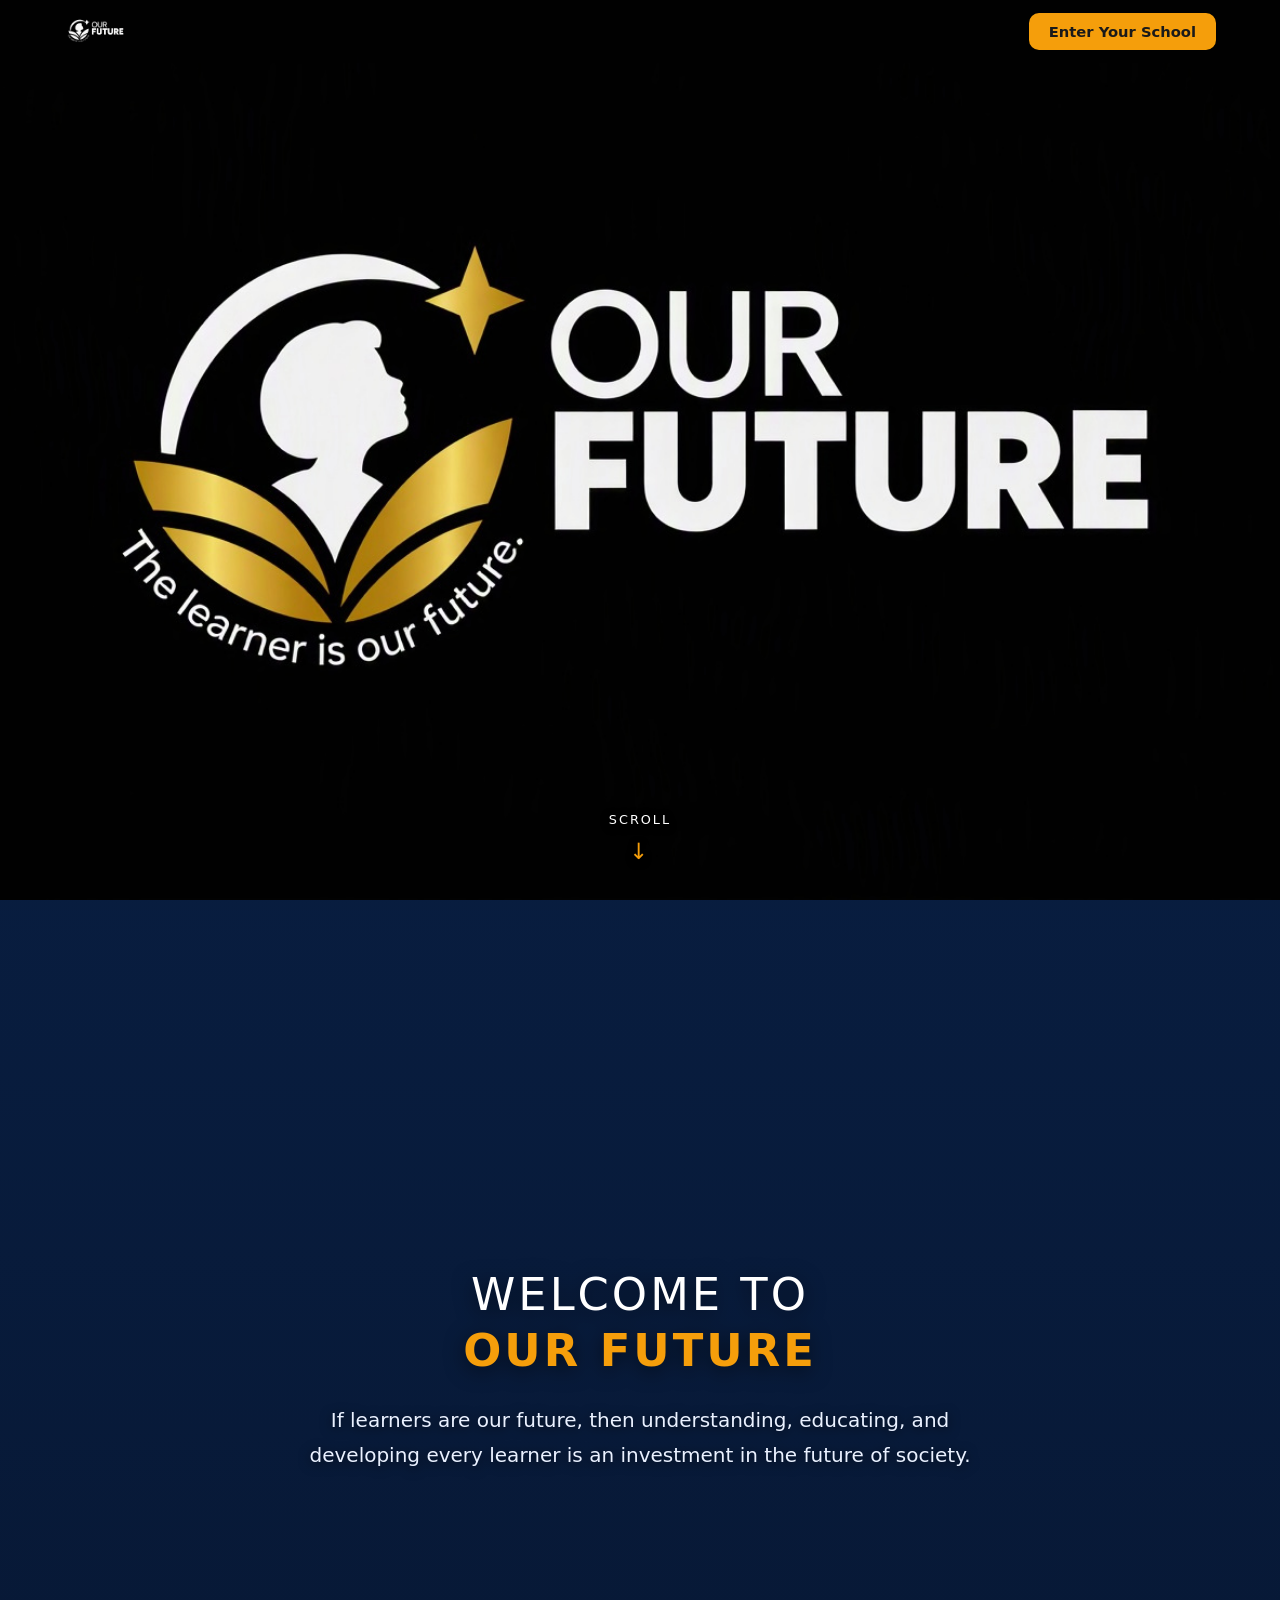
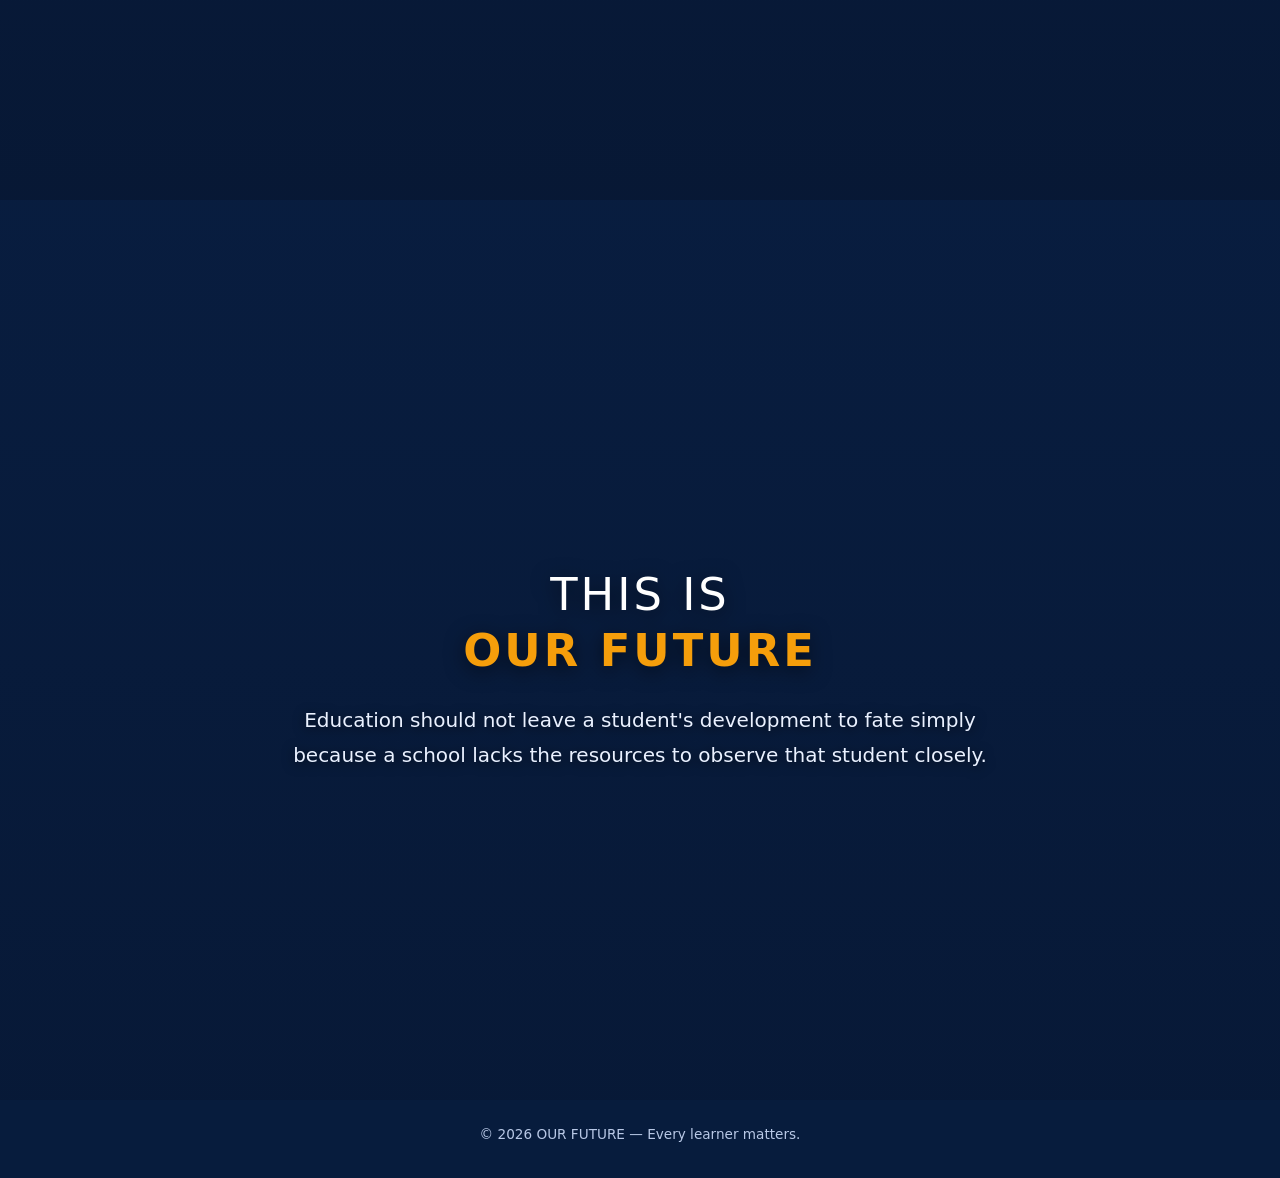
<file: index.html>
<!DOCTYPE html>
<html lang="en">
<head>
  <meta charset="UTF-8" />
  <meta name="viewport" content="width=device-width, initial-scale=1.0" />
  <title>OUR FUTURE — The Learner Is Our Future</title>
  <link rel="icon" type="image/png" href="favicon.png" />
  <link rel="stylesheet" href="style.css?v=201" />
</head>
<body>

  <!-- ============ TOP BAR ============ -->
  <nav class="topbar">
    <div class="topbar-inner">
      <a href="#" class="topbar-logo">
        <img src="logo-white.png" alt="OUR FUTURE" />
      </a>
      <button class="enter-btn" id="enterSchoolBtn">
        Enter Your School
      </button>
    </div>
  </nav>

  <!-- ============ PAGE 1 — LOGO FULL BG ============ -->
  <section class="page page-1">
    <img src="logo-wide.png" alt="OUR FUTURE" class="page1-logo logo-desktop" id="page1LogoDesktop" />
    <img src="logo-tall.png" alt="OUR FUTURE" class="page1-logo logo-mobile" id="page1LogoMobile" />
    <div class="scroll-hint">
      <span>Scroll</span>
      <span class="arrow">↓</span>
    </div>
  </section>

  <!-- ============ PAGE 2 — WELCOME ============ -->
  <section class="page page-2">
    <div class="page-content">
      <h2 class="page-heading">WELCOME TO <span>OUR FUTURE</span></h2>
      <p class="page-text">
        If learners are our future, then understanding, educating, and
        developing every learner is an investment in the future of society.
      </p>
    </div>
  </section>

  <!-- ============ PAGE 3 — THIS IS OUR FUTURE ============ -->
  <section class="page page-3">
    <div class="page-content">
      <h2 class="page-heading">THIS IS <span>OUR FUTURE</span></h2>
      <p class="page-text">
        Education should not leave a student's development to fate simply
        because a school lacks the resources to observe that student closely.
      </p>
    </div>
  </section>

  <!-- ============ FOOTER ============ -->
  <footer class="footer">
    <p>© <span id="year"></span> OUR FUTURE — Every learner matters.</p>
  </footer>

  <!-- ============ SCHOOL GATE (SCHOOL ID + PASSWORD) ============ -->
  <div class="modal-overlay" id="gateOverlay">
    <div class="modal gate-modal">
      <button class="modal-close" id="gateClose" aria-label="Close">×</button>
      <h3 class="modal-title">Enter Your School</h3>
      <p class="modal-subtitle">Sign in with your school's credentials</p>

      <form id="gateForm">
        <label>
          School ID
          <input type="text" id="gateSchoolId" placeholder="e.g. STMARY" required autocomplete="off" />
        </label>
        <label>
          Password
          <span class="password-wrap">
            <input type="password" id="gatePassword" placeholder="Enter school password" required />
            <button type="button" class="eye-btn" data-target="gatePassword" aria-label="Show password">👁</button>
          </span>
        </label>
        <p class="form-error" id="gateError"></p>
        <button type="submit" class="submit-btn">Enter School</button>
      </form>

      <p class="gate-hint">
        Demo IDs: <code>STMARY</code> · <code>ACCRA01</code> · <code>KUMASI02</code>
      </p>
    </div>
  </div>

  <!-- ============ SCHOOL WELCOME PAGE (FULL SCREEN) ============ -->
  <div class="school-welcome" id="schoolWelcome">

    <div class="school-welcome-overlay"></div>

    <button class="school-welcome-close" id="portalClose" aria-label="Close">×</button>

    <div class="school-welcome-content">

      <!-- STEP A: Welcome + roles -->
      <div class="welcome-step" id="portalStepRoles">
        <p class="welcome-kicker">WELCOME TO</p>
        <h1 class="welcome-brand">OUR FUTURE</h1>
        <p class="welcome-school" id="portalSchoolName">School Name</p>
        <p class="welcome-location" id="portalSchoolLocation">Location</p>

        <p class="welcome-prompt">Sign in as:</p>

        <div class="welcome-roles">
          <button class="role-button" data-role="admin">Administrator</button>
          <button class="role-button" data-role="teacher">Teacher</button>
          <button class="role-button" data-role="parent">Parent</button>
        </div>
      </div>

      <!-- STEP B: Role-specific login form -->
      <div class="welcome-step" id="portalStepForm" style="display:none;">
        <h2 class="welcome-brand small">OUR FUTURE</h2>
        <p class="welcome-school" id="portalSchoolNameForm">School Name</p>

        <button class="back-link" id="backToRoles">← Back to roles</button>

        <h3 class="role-form-title" id="roleFormTitle">Login</h3>

        <!-- Administrator -->
        <form class="login-form" id="form-admin">
          <label>
            School ID
            <input type="text" id="adminSchoolId" placeholder="Your School ID" required />
          </label>
          <label>
            Password
            <span class="password-wrap">
              <input type="password" placeholder="Enter Password" required />
              <button type="button" class="eye-btn" aria-label="Show password">👁</button>
            </span>
          </label>
          <button type="submit" class="submit-btn">Login as Administrator</button>
        </form>

        <!-- Teacher -->
        <form class="login-form" id="form-teacher">
          <label>
            Teacher ID
            <input type="text" placeholder="Enter Teacher ID" required />
          </label>
          <label>
            Class
            <input type="text" placeholder="e.g. Grade 5A" required />
          </label>
          <label>
            Password
            <span class="password-wrap">
              <input type="password" placeholder="Enter Password" required />
              <button type="button" class="eye-btn" aria-label="Show password">👁</button>
            </span>
          </label>
          <button type="submit" class="submit-btn">Login as Teacher</button>
        </form>

        <!-- Parent -->
        <form class="login-form" id="form-parent">
          <label>
            Student's Name
            <input type="text" placeholder="Enter Student's Full Name" required />
          </label>
          <label>
            Password
            <span class="password-wrap">
              <input type="password" placeholder="Enter Password" required />
              <button type="button" class="eye-btn" aria-label="Show password">👁</button>
            </span>
          </label>
          <button type="submit" class="submit-btn">Login as Parent</button>
        </form>

        <button class="change-school-link" id="changeSchool">← Change School</button>
      </div>

    </div>
  </div>

  <script src="script.js?v=201"></script>
</body>
</html>
</file>
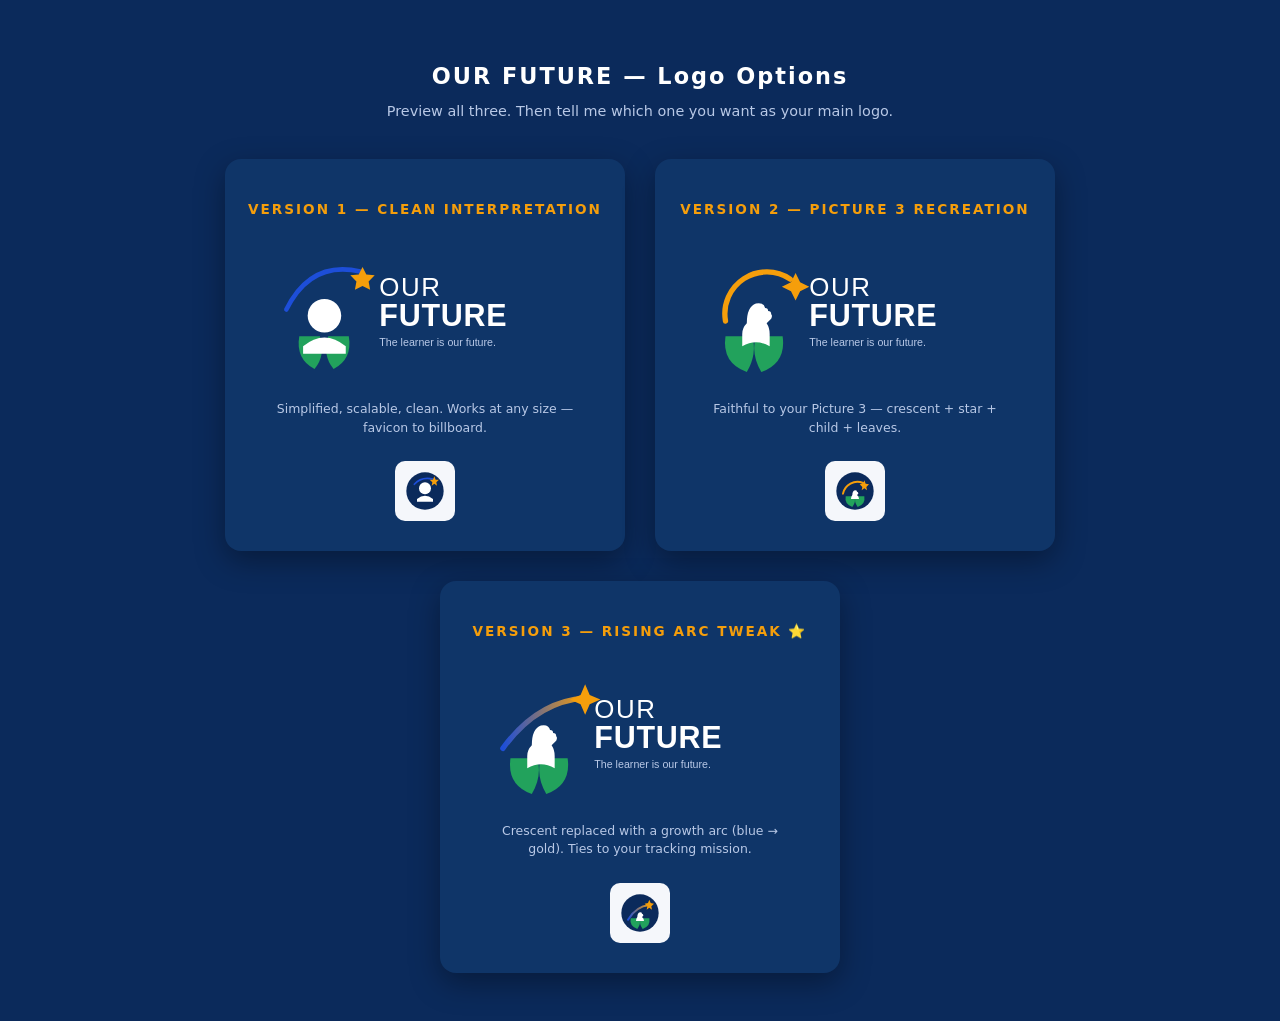
<file: logo-preview.html>
<!DOCTYPE html>
<html lang="en">
<head>
  <meta charset="UTF-8" />
  <title>Logo Preview — OUR FUTURE</title>
  <style>
    body {
      font-family: 'Segoe UI', system-ui, sans-serif;
      background: #0b2a5b;
      padding: 40px 20px;
      text-align: center;
      color: #fff;
    }
    h1 { margin-bottom: 6px; font-size: 1.4rem; letter-spacing: 2px; }
    p.sub { color: #b8c8e6; margin-bottom: 40px; font-size: 0.9rem; }
    .grid {
      display: flex;
      flex-wrap: wrap;
      gap: 30px;
      justify-content: center;
      max-width: 1200px;
      margin: 0 auto;
    }
    .card {
      background: #0f3568;
      border-radius: 16px;
      padding: 30px 20px;
      box-shadow: 0 10px 30px rgba(0,0,0,0.35);
      width: 360px;
      display: flex;
      flex-direction: column;
      align-items: center;
      gap: 14px;
    }
    .card h2 {
      font-size: 0.85rem;
      letter-spacing: 2px;
      color: #f59e0b;
      text-transform: uppercase;
      margin-bottom: 10px;
    }
    .caption {
      font-size: 0.78rem;
      color: #b8c8e6;
      line-height: 1.5;
      margin-top: 8px;
      max-width: 300px;
    }
    .small-preview {
      background: #f5f7fb;
      border-radius: 10px;
      padding: 10px;
      margin-top: 10px;
    }
    .small-preview img, .small-preview svg { display: block; }
  </style>
</head>
<body>

  <h1>OUR FUTURE — Logo Options</h1>
  <p class="sub">Preview all three. Then tell me which one you want as your main logo.</p>

  <div class="grid">

    <!-- ===================================================== -->
    <!-- VERSION 1 — My Clean Interpretation                   -->
    <!-- ===================================================== -->
    <div class="card">
      <h2>Version 1 — Clean Interpretation</h2>

      <!-- Main logo SVG -->
      <svg viewBox="0 0 420 180" width="320" xmlns="http://www.w3.org/2000/svg">
        <!-- Child silhouette group -->
        <g transform="translate(20,20)">
          <!-- Arc above child (blue arc suggesting growth) -->
          <path d="M 8 70 Q 40 5 105 20"
                fill="none" stroke="#1d4ed8" stroke-width="6" stroke-linecap="round"/>
          <!-- Star at top right of arc -->
          <path d="M 108 14 L 113 24 L 124 25 L 116 33 L 118 44 L 108 39 L 98 44 L 100 33 L 92 25 L 103 24 Z"
                fill="#f59e0b"/>
          <!-- Leaves below -->
          <path d="M 25 105 Q 20 135 45 148 Q 60 130 52 105 Z" fill="#22a25c"/>
          <path d="M 90 105 Q 95 135 70 148 Q 55 130 63 105 Z" fill="#22a25c"/>
          <!-- Child head + shoulders -->
          <circle cx="58" cy="78" r="22" fill="#ffffff"/>
          <path d="M 30 118 Q 58 95 86 118 L 86 128 L 30 128 Z" fill="#ffffff"/>
        </g>

        <!-- Wordmark -->
        <text x="150" y="72" font-family="Segoe UI, sans-serif"
              font-size="34" font-weight="300" fill="#ffffff"
              letter-spacing="2">OUR</text>
        <text x="150" y="112" font-family="Segoe UI, sans-serif"
              font-size="40" font-weight="800" fill="#ffffff"
              letter-spacing="1">FUTURE</text>
        <text x="150" y="138" font-family="Segoe UI, sans-serif"
              font-size="14" font-weight="400" fill="#b8c8e6">
          The learner is our future.
        </text>
      </svg>

      <div class="caption">
        Simplified, scalable, clean. Works at any size — favicon to billboard.
      </div>

      <!-- Tiny preview to check favicon readability -->
      <div class="small-preview">
        <svg viewBox="0 0 60 60" width="40" height="40" xmlns="http://www.w3.org/2000/svg">
          <circle cx="30" cy="30" r="28" fill="#0b2a5b"/>
          <circle cx="30" cy="26" r="9" fill="#ffffff"/>
          <path d="M 18 42 Q 30 32 42 42 L 42 46 L 18 46 Z" fill="#ffffff"/>
          <path d="M 14 20 Q 24 8 42 12" fill="none" stroke="#1d4ed8" stroke-width="2.5" stroke-linecap="round"/>
          <path d="M 44 8 L 46 13 L 51 13 L 47 17 L 48 22 L 44 19 L 40 22 L 41 17 L 37 13 L 42 13 Z" fill="#f59e0b"/>
        </svg>
      </div>
    </div>

    <!-- ===================================================== -->
    <!-- VERSION 2 — Recreation of Picture 3                   -->
    <!-- ===================================================== -->
    <div class="card">
      <h2>Version 2 — Picture 3 Recreation</h2>

      <svg viewBox="0 0 420 180" width="320" xmlns="http://www.w3.org/2000/svg">
        <g transform="translate(20,20)">
          <!-- Crescent (thick, white/yellow outline) -->
          <path d="M 105 30 A 55 55 0 0 0 20 85"
                fill="none" stroke="#f59e0b" stroke-width="7" stroke-linecap="round"/>
          <!-- Star (4-point, gold) -->
          <path d="M 112 22 L 118 34 L 130 40 L 118 46 L 112 58 L 106 46 L 94 40 L 106 34 Z"
                fill="#f59e0b"/>
          <!-- Leaves (two, angled outward) -->
          <path d="M 20 105 Q 15 140 48 152 Q 62 128 55 105 Z" fill="#22a25c"/>
          <path d="M 95 105 Q 100 140 67 152 Q 53 128 60 105 Z" fill="#22a25c"/>
          <!-- Child silhouette (more detailed head) -->
          <path d="M 48 88
                   Q 48 66 60 62
                   Q 70 60 72 68
                   Q 76 68 76 72
                   Q 80 72 80 76
                   Q 82 78 80 82
                   L 74 88
                   Q 78 94 78 102
                   L 78 118
                   Q 60 108 42 118
                   L 42 102
                   Q 42 94 48 88 Z"
                fill="#ffffff"/>
        </g>

        <text x="150" y="72" font-family="Segoe UI, sans-serif"
              font-size="34" font-weight="300" fill="#ffffff"
              letter-spacing="2">OUR</text>
        <text x="150" y="112" font-family="Segoe UI, sans-serif"
              font-size="40" font-weight="800" fill="#ffffff"
              letter-spacing="1">FUTURE</text>
        <text x="150" y="138" font-family="Segoe UI, sans-serif"
              font-size="14" font-weight="400" fill="#b8c8e6">
          The learner is our future.
        </text>
      </svg>

      <div class="caption">
        Faithful to your Picture 3 — crescent + star + child + leaves.
      </div>

      <div class="small-preview">
        <svg viewBox="0 0 60 60" width="40" height="40" xmlns="http://www.w3.org/2000/svg">
          <circle cx="30" cy="30" r="28" fill="#0b2a5b"/>
          <path d="M 42 18 A 22 22 0 0 0 12 34"
                fill="none" stroke="#f59e0b" stroke-width="3" stroke-linecap="round"/>
          <path d="M 44 14 L 46 19 L 51 20 L 47 24 L 48 29 L 44 26 L 40 29 L 41 24 L 37 20 L 42 19 Z" fill="#f59e0b"/>
          <path d="M 16 38 Q 14 50 26 54 Q 32 46 29 38 Z" fill="#22a25c"/>
          <path d="M 44 38 Q 46 50 34 54 Q 28 46 31 38 Z" fill="#22a25c"/>
          <path d="M 26 36 Q 26 30 30 29 Q 33 29 33 31 Q 35 31 35 34 L 33 36 Q 36 38 36 42 L 24 42 Q 24 38 26 36 Z" fill="#ffffff"/>
        </svg>
      </div>
    </div>

    <!-- ===================================================== -->
    <!-- VERSION 3 — Picture 3 + Rising Arc Tweak              -->
    <!-- ===================================================== -->
    <div class="card">
      <h2>Version 3 — Rising Arc Tweak ⭐</h2>

      <svg viewBox="0 0 420 180" width="320" xmlns="http://www.w3.org/2000/svg">
        <g transform="translate(20,20)">
          <!-- Rising arc (growth curve, blue → gold gradient) -->
          <defs>
            <linearGradient id="arcGrad" x1="0" y1="0" x2="1" y2="0">
              <stop offset="0%" stop-color="#1d4ed8"/>
              <stop offset="100%" stop-color="#f59e0b"/>
            </linearGradient>
          </defs>
          <path d="M 10 92 Q 55 30 118 26"
                fill="none" stroke="url(#arcGrad)" stroke-width="7" stroke-linecap="round"/>
          <!-- Star at the peak of the arc -->
          <path d="M 118 8 L 124 22 L 138 28 L 124 34 L 118 48 L 112 34 L 98 28 L 112 22 Z"
                fill="#f59e0b"/>
          <!-- Leaves -->
          <path d="M 20 105 Q 15 140 48 152 Q 62 128 55 105 Z" fill="#22a25c"/>
          <path d="M 95 105 Q 100 140 67 152 Q 53 128 60 105 Z" fill="#22a25c"/>
          <!-- Child silhouette -->
          <path d="M 48 88
                   Q 48 66 60 62
                   Q 70 60 72 68
                   Q 76 68 76 72
                   Q 80 72 80 76
                   Q 82 78 80 82
                   L 74 88
                   Q 78 94 78 102
                   L 78 118
                   Q 60 108 42 118
                   L 42 102
                   Q 42 94 48 88 Z"
                fill="#ffffff"/>
        </g>

        <text x="150" y="72" font-family="Segoe UI, sans-serif"
              font-size="34" font-weight="300" fill="#ffffff"
              letter-spacing="2">OUR</text>
        <text x="150" y="112" font-family="Segoe UI, sans-serif"
              font-size="40" font-weight="800" fill="#ffffff"
              letter-spacing="1">FUTURE</text>
        <text x="150" y="138" font-family="Segoe UI, sans-serif"
              font-size="14" font-weight="400" fill="#b8c8e6">
          The learner is our future.
        </text>
      </svg>

      <div class="caption">
        Crescent replaced with a growth arc (blue → gold). Ties to your tracking mission.
      </div>

      <div class="small-preview">
        <svg viewBox="0 0 60 60" width="40" height="40" xmlns="http://www.w3.org/2000/svg">
          <circle cx="30" cy="30" r="28" fill="#0b2a5b"/>
          <defs>
            <linearGradient id="arcGradSmall" x1="0" y1="0" x2="1" y2="0">
              <stop offset="0%" stop-color="#1d4ed8"/>
              <stop offset="100%" stop-color="#f59e0b"/>
            </linearGradient>
          </defs>
          <path d="M 12 40 Q 24 20 44 18"
                fill="none" stroke="url(#arcGradSmall)" stroke-width="3" stroke-linecap="round"/>
          <path d="M 44 10 L 46 15 L 51 16 L 47 20 L 48 25 L 44 22 L 40 25 L 41 20 L 37 16 L 42 15 Z" fill="#f59e0b"/>
          <path d="M 16 38 Q 14 50 26 54 Q 32 46 29 38 Z" fill="#22a25c"/>
          <path d="M 44 38 Q 46 50 34 54 Q 28 46 31 38 Z" fill="#22a25c"/>
          <path d="M 26 36 Q 26 30 30 29 Q 33 29 33 31 Q 35 31 35 34 L 33 36 Q 36 38 36 42 L 24 42 Q 24 38 26 36 Z" fill="#ffffff"/>
        </svg>
      </div>
    </div>

  </div>
</body>
</html>
</file>
<file: style.css>
/* ============ RESET & BASE ============ */
* { margin: 0; padding: 0; box-sizing: border-box; }

:root {
  --deep-blue: #0b2a5b;
  --mid-blue: #1d4ed8;
  --accent: #f59e0b;
  --light-bg: #f5f7fb;
  --text-dark: #10203a;
  --text-soft: #4b5a72;
  --white: #ffffff;
}

html { scroll-behavior: smooth; }

body {
  font-family: 'Segoe UI', system-ui, -apple-system, sans-serif;
  background: var(--deep-blue);
  color: var(--white);
  line-height: 1.6;
  overflow-x: hidden;
}

/* ============ TOP BAR ============ */
.topbar {
  position: fixed;
  top: 0; left: 0; right: 0;
  z-index: 100;
  background: rgba(11, 42, 91, 0.85);
  backdrop-filter: blur(10px);
  -webkit-backdrop-filter: blur(10px);
  border-bottom: 1px solid rgba(255,255,255,0.08);
}

.topbar-inner {
  max-width: 1200px;
  margin: 0 auto;
  padding: 10px 24px;
  display: flex;
  align-items: center;
  justify-content: space-between;
}

.topbar-logo img {
  height: 42px;
  width: auto;
  display: block;
}

/* ---- Sign In dropdown ---- */
.signin-wrap { position: relative; }

.signin-btn {
  display: inline-flex;
  align-items: center;
  gap: 8px;
  padding: 10px 16px;
  background: var(--accent);
  color: #1a1a1a;
  font-weight: 700;
  font-size: 0.92rem;
  border: none;
  border-radius: 10px;
  cursor: pointer;
  font-family: inherit;
  transition: background 0.2s, transform 0.1s;
}

.signin-btn:hover { background: #ffb52e; }
.signin-btn:active { transform: scale(0.98); }

.chevron {
  display: inline-block;
  transition: transform 0.25s ease;
  font-size: 0.7rem;
}

.signin-wrap.open .chevron { transform: rotate(180deg); }

.signin-menu {
  position: absolute;
  top: calc(100% + 8px);
  right: 0;
  min-width: 220px;
  background: var(--white);
  border-radius: 12px;
  box-shadow: 0 12px 40px rgba(11, 42, 91, 0.25);
  overflow: hidden;
  opacity: 0;
  transform: translateY(-8px);
  pointer-events: none;
  transition: opacity 0.2s ease, transform 0.2s ease;
}

.signin-wrap.open .signin-menu {
  opacity: 1;
  transform: translateY(0);
  pointer-events: auto;
}

.signin-menu button {
  width: 100%;
  text-align: left;
  padding: 14px 18px;
  background: none;
  border: none;
  font-family: inherit;
  font-size: 0.95rem;
  font-weight: 600;
  color: var(--deep-blue);
  cursor: pointer;
  transition: background 0.15s;
}

.signin-menu button:hover { background: #eef3fb; }
.signin-menu button + button { border-top: 1px solid #eef1f6; }

/* ============ SHARED PAGE STYLES ============ */
.page {
  position: relative;
  min-height: 100vh;
  width: 100%;
  display: flex;
  align-items: center;
  justify-content: center;
  padding: 100px 24px 60px;
  overflow: hidden;
}

/* ============ PAGE 1 — LOGO AS FULL BACKGROUND ============ */
.page-1 {
  background: #071c3d;
  padding: 0;
}

.page1-logo {
  width: 100%;
  height: 100vh;
  object-fit: cover;
  object-position: center;
  display: block;
}

/* Scroll hint at bottom of page 1 */
.scroll-hint {
  position: absolute;
  bottom: 30px;
  left: 50%;
  transform: translateX(-50%);
  display: flex;
  flex-direction: column;
  align-items: center;
  gap: 4px;
  color: var(--white);
  font-size: 0.8rem;
  letter-spacing: 2px;
  text-transform: uppercase;
  animation: bob 2s ease-in-out infinite;
  z-index: 5;
  text-shadow: 0 2px 8px rgba(0,0,0,0.6);
}

.scroll-hint .arrow {
  font-size: 1.4rem;
  color: var(--accent);
}

@keyframes bob {
  0%, 100% { transform: translate(-50%, 0); }
  50%      { transform: translate(-50%, 8px); }
}

/* ============ PAGE 2 — STARRY SKY ============ */
.page-2 {
  background-image: url('bg-stars.jpg');
  background-size: cover;
  background-position: center;
  background-attachment: fixed;
}

.page-2::before {
  content: "";
  position: absolute;
  inset: 0;
  background: linear-gradient(
    to bottom,
    rgba(6, 18, 40, 0.55),
    rgba(6, 18, 40, 0.75)
  );
  z-index: 1;
}

/* ============ PAGE 3 — BOY SMILING ============ */
.page-3 {
  background-image: url('bg-boy.jpg');
  background-size: cover;
  background-position: center;
  background-attachment: fixed;
}

.page-3::before {
  content: "";
  position: absolute;
  inset: 0;
  background: linear-gradient(
    to bottom,
    rgba(6, 18, 40, 0.55),
    rgba(6, 18, 40, 0.7)
  );
  z-index: 1;
}

/* ============ PAGE CONTENT ============ */
.page-content {
  position: relative;
  z-index: 2;
  max-width: 780px;
  text-align: center;
  padding: 40px 24px;
  animation: fadeUp 1s ease both;
}

@keyframes fadeUp {
  from { opacity: 0; transform: translateY(30px); }
  to   { opacity: 1; transform: translateY(0); }
}

.page-heading {
  font-size: clamp(1.6rem, 4.5vw, 2.8rem);
  font-weight: 300;
  letter-spacing: 3px;
  margin-bottom: 24px;
  color: var(--white);
  text-shadow: 0 4px 20px rgba(0,0,0,0.6);
  line-height: 1.25;
}

.page-heading span {
  font-weight: 800;
  color: var(--accent);
  display: block;
}

.page-text {
  font-size: clamp(1rem, 1.8vw, 1.25rem);
  line-height: 1.75;
  color: #eaf1ff;
  text-shadow: 0 2px 12px rgba(0,0,0,0.7);
}

/* ============ FOOTER ============ */
.footer {
  text-align: center;
  padding: 24px 16px 32px;
  color: #b8c8e6;
  font-size: 0.85rem;
  background: #071c3d;
}

/* ============ MODAL ============ */
.modal-overlay {
  position: fixed;
  inset: 0;
  background: rgba(6, 18, 40, 0.7);
  backdrop-filter: blur(6px);
  -webkit-backdrop-filter: blur(6px);
  z-index: 200;
  display: flex;
  align-items: center;
  justify-content: center;
  padding: 20px;
  opacity: 0;
  pointer-events: none;
  transition: opacity 0.25s ease;
}

.modal-overlay.open {
  opacity: 1;
  pointer-events: auto;
}

.modal {
  position: relative;
  background: var(--white);
  color: var(--text-dark);
  border-radius: 18px;
  padding: 34px 28px 28px;
  width: 100%;
  max-width: 440px;
  box-shadow: 0 30px 70px rgba(0,0,0,0.4);
  animation: modalIn 0.3s ease;
}

@keyframes modalIn {
  from { opacity: 0; transform: translateY(20px) scale(0.98); }
  to   { opacity: 1; transform: translateY(0) scale(1); }
}

.modal-close {
  position: absolute;
  top: 12px; right: 14px;
  width: 32px; height: 32px;
  border: none;
  background: transparent;
  font-size: 1.6rem;
  line-height: 1;
  color: var(--text-soft);
  cursor: pointer;
  border-radius: 8px;
  transition: background 0.15s;
}

.modal-close:hover { background: #f0f3f8; }

.modal-title {
  text-align: center;
  color: var(--deep-blue);
  font-size: 1.35rem;
  margin-bottom: 4px;
}

.modal-subtitle {
  text-align: center;
  color: var(--text-soft);
  font-size: 0.9rem;
  margin-bottom: 24px;
}

.login-form {
  display: none;
  flex-direction: column;
  gap: 14px;
}

.login-form.active { display: flex; animation: fadeIn 0.25s ease; }

@keyframes fadeIn {
  from { opacity: 0; transform: translateY(6px); }
  to   { opacity: 1; transform: translateY(0); }
}

.login-form label {
  display: flex;
  flex-direction: column;
  font-size: 0.85rem;
  font-weight: 600;
  color: var(--text-soft);
  gap: 6px;
}

.login-form input {
  padding: 12px 14px;
  font-size: 0.95rem;
  border: 1.5px solid #d6ddea;
  border-radius: 10px;
  background: #fbfcff;
  font-family: inherit;
  transition: border-color 0.2s, box-shadow 0.2s;
  color: var(--text-dark);
}

.login-form input:focus {
  outline: none;
  border-color: var(--mid-blue);
  box-shadow: 0 0 0 3px rgba(29, 78, 216, 0.12);
  background: var(--white);
}

.submit-btn {
  margin-top: 6px;
  padding: 13px;
  background: var(--mid-blue);
  color: var(--white);
  font-size: 0.98rem;
  font-weight: 700;
  border: none;
  border-radius: 10px;
  cursor: pointer;
  font-family: inherit;
  transition: background 0.2s, transform 0.1s;
}

.submit-btn:hover { background: var(--deep-blue); }
.submit-btn:active { transform: scale(0.98); }

/* ============ MOBILE ============ */
@media (max-width: 600px) {
  .topbar-inner { padding: 8px 14px; }
  .topbar-logo img { height: 34px; }
  .signin-btn { padding: 9px 12px; font-size: 0.85rem; }

  /* Disable fixed background on mobile (can cause jank) */
  .page-2, .page-3 {
    background-attachment: scroll;
  }

  .page { padding: 90px 18px 50px; }
  .modal { padding: 28px 20px 22px; }
}
/* =========================================================
   UPDATE — fixes + sidebar redesign
   ========================================================= */

/* ---- Topbar: light background so black logo reads ---- */
.topbar {
  background: rgba(255, 255, 255, 0.92);
  border-bottom: 1px solid rgba(11, 42, 91, 0.1);
}

.topbar-logo img { height: 40px; }

/* ---- Page 1: fit whole logo on all screens ---- */
.page1-logo {
  width: 100%;
  height: 100vh;
  object-fit: contain;           /* was 'cover' — now shows full logo */
  object-position: center;
  background: #071c3d;
  cursor: pointer;               /* hint it's clickable */
  transition: filter 0.4s ease;
  padding: 60px 20px 40px;       /* breathing room on mobile */
}

/* When clicked, invert to white background / black text */
.page1-logo.inverted {
  filter: invert(1) hue-rotate(180deg);
}

/* =========================================================
   SIDEBAR (replaces dropdown)
   ========================================================= */
.sidebar {
  position: fixed;
  top: 0;
  right: 0;
  width: 320px;
  max-width: 85vw;
  height: 100vh;
  background: #ffffff;
  box-shadow: -10px 0 40px rgba(11, 42, 91, 0.2);
  transform: translateX(105%);
  transition: transform 0.35s ease;
  z-index: 300;
  padding: 90px 28px 30px;
  display: flex;
  flex-direction: column;
  gap: 12px;
}

.sidebar.open {
  transform: translateX(0);
}

.sidebar-close {
  position: absolute;
  top: 20px;
  right: 20px;
  width: 36px;
  height: 36px;
  border: none;
  background: #eef3fb;
  border-radius: 10px;
  font-size: 1.5rem;
  line-height: 1;
  color: var(--deep-blue);
  cursor: pointer;
}

.sidebar-close:hover { background: #dde7f7; }

.sidebar-title {
  font-size: 1.1rem;
  font-weight: 700;
  color: var(--deep-blue);
  margin-bottom: 12px;
  letter-spacing: 1px;
}

.sidebar-role {
  padding: 16px 20px;
  background: #f5f7fb;
  border: 1.5px solid transparent;
  border-radius: 12px;
  text-align: left;
  font-family: inherit;
  font-size: 1rem;
  font-weight: 600;
  color: var(--deep-blue);
  cursor: pointer;
  transition: all 0.2s ease;
}

.sidebar-role:hover {
  background: #e8efff;
  border-color: var(--mid-blue);
  color: var(--mid-blue);
}

/* Backdrop when sidebar is open */
.sidebar-backdrop {
  position: fixed;
  inset: 0;
  background: rgba(6, 18, 40, 0.5);
  backdrop-filter: blur(3px);
  -webkit-backdrop-filter: blur(3px);
  opacity: 0;
  pointer-events: none;
  transition: opacity 0.3s ease;
  z-index: 250;
}

.sidebar-backdrop.open {
  opacity: 1;
  pointer-events: auto;
}

/* Hide old dropdown styles (they're no longer used) */
.signin-wrap, .signin-menu, .chevron { display: none !important; }

/* ---- Mobile tweaks ---- */
@media (max-width: 600px) {
  .page1-logo {
    padding: 80px 12px 60px;
    object-fit: contain;
  }
  .sidebar { padding: 80px 20px 20px; }
  .sidebar-role { padding: 14px 16px; font-size: 0.95rem; }
}
/* =========================================================
   FINAL UPDATE — adaptive topbar, full-bleed pages, cleanup
   ========================================================= */

/* ---- Reset old topbar styles we're replacing ---- */
.topbar {
  background: transparent !important;
  border-bottom: 1px solid transparent !important;
  transition: background 0.3s ease, border-color 0.3s ease;
}

/* When user scrolls, topbar becomes solid */
.topbar.scrolled {
  background: rgba(11, 42, 91, 0.95) !important;
  border-bottom: 1px solid rgba(255, 255, 255, 0.08) !important;
}

.topbar-logo img {
  height: 40px;
  width: auto;
  display: block;
  transition: height 0.3s ease;
}

.topbar.scrolled .topbar-logo img {
  height: 36px; /* slightly smaller when scrolled */
}

/* =========================================================
   PAGE 1 — Responsive: full bleed on desktop, contained on mobile
   ========================================================= */
.page1-logo {
  width: 100%;
  height: 100vh;
  object-fit: contain;         /* default for phones */
  object-position: center;
  background: #071c3d;
  cursor: pointer;
  transition: filter 0.4s ease;
  padding: 60px 20px 40px;
  display: block;
}

/* Inverted state — click to toggle */
.page1-logo.inverted {
  filter: invert(1) hue-rotate(180deg);
}

/* On larger screens, allow full bleed */
@media (min-width: 900px) {
  .page1-logo {
    object-fit: cover;         /* full bleed on laptop */
    padding: 0;
  }
}

/* Mobile keeps contained view with slight padding for breathing room */
@media (max-width: 899px) {
  .page1-logo {
    padding: 80px 16px 60px;
  }
}
/* =========================================================
   RESPONSIVE LOGO — wide on laptop, tall on phone
   ========================================================= */

/* Hide both by default; we'll show the right one per device */
.logo-desktop,
.logo-mobile {
  display: none;
  width: 100%;
  height: 100vh;
  object-fit: cover;    /* full bleed */
  object-position: center;
  background: #071c3d;
  cursor: pointer;
  transition: filter 0.4s ease;
}

/* Show the WIDE version on laptops (wide screens) */
@media (min-width: 900px) {
  .logo-desktop { display: block; }
}

/* Show the TALL version on phones and tablets */
@media (max-width: 899px) {
  .logo-mobile { display: block; }
}

/* Inverted state (click to swap colors) */
.logo-desktop.inverted,
.logo-mobile.inverted {
  filter: invert(1) hue-rotate(180deg);
}
/* =========================================================
   BRAND UPDATE — new logo files
   ========================================================= */

/* Topbar uses the white transparent logo now */
.topbar-logo img {
  height: 42px;
  width: auto;
  display: block;
}

/* Optional: show the primary (full-color) logo on the modal */
/* Uncomment if you want it inside the login popup */
/*
.modal::before {
  content: "";
  display: block;
  width: 160px;
  height: 90px;
  margin: 0 auto 16px;
  background-image: url('logo-primary.png');
  background-size: contain;
  background-repeat: no-repeat;
  background-position: center;
}
*/
/* Match the image's black background so it blends with the hero */
.page-1 {
  background: #000000 !important;  /* pure black, same as the logo image */
}

.page1-logo,
.logo-desktop,
.logo-mobile {
  background: #000000 !important;
}
/* =========================================================
   STAGE 2 — School Gate + Portal
   ========================================================= */

/* ---- Topbar: "Enter Your School" button ---- */
.enter-btn {
  padding: 10px 20px;
  background: var(--accent);
  color: #1a1a1a;
  font-weight: 700;
  font-size: 0.92rem;
  border: none;
  border-radius: 10px;
  cursor: pointer;
  font-family: inherit;
  transition: background 0.2s, transform 0.1s;
}
.enter-btn:hover { background: #ffb52e; }
.enter-btn:active { transform: scale(0.98); }

/* ---- Shared overlay/modal (already exists in your CSS) ---- */
/* We're reusing .modal-overlay and .modal, plus additions below */

/* ---- Gate-specific ---- */
.gate-modal { max-width: 420px; text-align: center; }

.gate-icon {
  font-size: 2.6rem;
  margin-bottom: 6px;
}

.gate-modal form {
  display: flex;
  flex-direction: column;
  gap: 14px;
  margin-top: 8px;
  text-align: left;
}

.gate-modal label {
  display: flex;
  flex-direction: column;
  font-size: 0.85rem;
  font-weight: 600;
  color: var(--text-soft);
  gap: 6px;
}

.gate-modal input {
  padding: 12px 14px;
  font-size: 0.95rem;
  border: 1.5px solid #d6ddea;
  border-radius: 10px;
  background: #fbfcff;
  font-family: inherit;
  color: var(--text-dark);
}
.gate-modal input:focus {
  outline: none;
  border-color: var(--mid-blue);
  box-shadow: 0 0 0 3px rgba(29, 78, 216, 0.12);
  background: #fff;
}

.form-error {
  color: #c02626;
  font-size: 0.85rem;
  font-weight: 600;
  text-align: center;
  min-height: 1em;
  margin: 0;
}

.gate-hint {
  margin-top: 18px;
  font-size: 0.75rem;
  color: #8a97ad;
  text-align: center;
}
.gate-hint code {
  background: #eef3fb;
  padding: 2px 6px;
  border-radius: 4px;
  font-size: 0.72rem;
  color: var(--deep-blue);
}

/* ---- Portal-specific ---- */
.portal-modal { max-width: 440px; }

.portal-header {
  text-align: center;
  margin-bottom: 22px;
  padding-bottom: 18px;
  border-bottom: 1px solid #eef1f6;
}

.portal-school-icon {
  font-size: 2.4rem;
  margin-bottom: 4px;
}

.portal-school-name {
  color: var(--deep-blue);
  font-size: 1.15rem;
  font-weight: 700;
  margin-bottom: 2px;
}

.portal-school-location {
  color: var(--text-soft);
  font-size: 0.85rem;
}

.portal-prompt {
  font-size: 0.85rem;
  color: var(--text-soft);
  font-weight: 600;
  margin-bottom: 14px;
  text-align: center;
  text-transform: uppercase;
  letter-spacing: 1px;
}

.role-button {
  display: flex;
  align-items: center;
  gap: 14px;
  width: 100%;
  padding: 16px 20px;
  margin-bottom: 10px;
  background: #f5f7fb;
  border: 1.5px solid transparent;
  border-radius: 12px;
  font-family: inherit;
  font-size: 1rem;
  font-weight: 600;
  color: var(--deep-blue);
  cursor: pointer;
  transition: all 0.2s ease;
  text-align: left;
}
.role-button:hover {
  background: #e8efff;
  border-color: var(--mid-blue);
  color: var(--mid-blue);
  transform: translateX(4px);
}

.role-emoji {
  font-size: 1.4rem;
}

.back-link {
  background: none;
  border: none;
  color: var(--mid-blue);
  font-weight: 600;
  font-size: 0.88rem;
  cursor: pointer;
  padding: 0;
  margin-bottom: 14px;
  font-family: inherit;
}
.back-link:hover { text-decoration: underline; }

.role-form-title {
  text-align: center;
  color: var(--deep-blue);
  font-size: 1.1rem;
  margin-bottom: 16px;
}

.change-school-link {
  display: block;
  margin: 18px auto 0;
  background: none;
  border: none;
  color: var(--text-soft);
  font-size: 0.82rem;
  cursor: pointer;
  font-family: inherit;
}
.change-school-link:hover { color: var(--mid-blue); }

/* ---- Login forms — reuse but ensure display toggles ---- */
.login-form { display: none; flex-direction: column; gap: 14px; }
.login-form.active { display: flex; }
/* =========================================================
   STAGE 2 (v2) — School Gate + Full-screen Welcome
   ========================================================= */

/* ---- Topbar "Enter Your School" button ---- */
.enter-btn {
  padding: 10px 20px;
  background: var(--accent);
  color: #1a1a1a;
  font-weight: 700;
  font-size: 0.92rem;
  border: none;
  border-radius: 10px;
  cursor: pointer;
  font-family: inherit;
  transition: background 0.2s, transform 0.1s;
}
.enter-btn:hover { background: #ffb52e; }
.enter-btn:active { transform: scale(0.98); }

/* =========================================================
   PASSWORD FIELD + EYE BUTTON
   ========================================================= */
.password-wrap {
  position: relative;
  display: block;
}

.password-wrap input {
  width: 100%;
  padding-right: 44px !important;
}

.eye-btn {
  position: absolute;
  right: 8px;
  top: 50%;
  transform: translateY(-50%);
  background: none;
  border: none;
  font-size: 1rem;
  cursor: pointer;
  padding: 6px 10px;
  border-radius: 8px;
  color: var(--text-soft);
  line-height: 1;
}
.eye-btn:hover { background: #eef3fb; }
.eye-btn.showing { color: var(--mid-blue); }

/* =========================================================
   GATE MODAL
   ========================================================= */
.gate-modal { max-width: 420px; }

.gate-modal form {
  display: flex;
  flex-direction: column;
  gap: 14px;
  margin-top: 8px;
}

.gate-modal label {
  display: flex;
  flex-direction: column;
  font-size: 0.85rem;
  font-weight: 600;
  color: var(--text-soft);
  gap: 6px;
}

.gate-modal input {
  padding: 12px 14px;
  font-size: 0.95rem;
  border: 1.5px solid #d6ddea;
  border-radius: 10px;
  background: #fbfcff;
  font-family: inherit;
  color: var(--text-dark);
  width: 100%;
}
.gate-modal input:focus {
  outline: none;
  border-color: var(--mid-blue);
  box-shadow: 0 0 0 3px rgba(29, 78, 216, 0.12);
  background: #fff;
}

.form-error {
  color: #c02626;
  font-size: 0.85rem;
  font-weight: 600;
  text-align: center;
  min-height: 1em;
  margin: 0;
}

.gate-hint {
  margin-top: 18px;
  font-size: 0.75rem;
  color: #8a97ad;
  text-align: center;
}
.gate-hint code {
  background: #eef3fb;
  padding: 2px 6px;
  border-radius: 4px;
  font-size: 0.72rem;
  color: var(--deep-blue);
}

/* =========================================================
   FULL-SCREEN SCHOOL WELCOME PAGE
   ========================================================= */
.school-welcome {
  position: fixed;
  inset: 0;
  z-index: 400;
  display: none;
  background-image: url('bg-boy.jpg');
  background-size: cover;
  background-position: center;
  overflow-y: auto;
}
.school-welcome.open { display: block; }

.school-welcome-overlay {
  position: absolute;
  inset: 0;
  background: linear-gradient(
    to bottom,
    rgba(6, 18, 40, 0.75),
    rgba(6, 18, 40, 0.85)
  );
  z-index: 1;
}

.school-welcome-close {
  position: fixed;
  top: 20px;
  right: 20px;
  width: 40px;
  height: 40px;
  border: none;
  background: rgba(255, 255, 255, 0.15);
  color: #fff;
  font-size: 1.6rem;
  line-height: 1;
  border-radius: 50%;
  cursor: pointer;
  z-index: 10;
  backdrop-filter: blur(6px);
  -webkit-backdrop-filter: blur(6px);
}
.school-welcome-close:hover { background: rgba(255, 255, 255, 0.3); }

.school-welcome-content {
  position: relative;
  z-index: 2;
  max-width: 520px;
  margin: 0 auto;
  padding: 100px 24px 60px;
  text-align: center;
  color: #fff;
  min-height: 100vh;
  display: flex;
  align-items: center;
  justify-content: center;
  flex-direction: column;
}

.welcome-step {
  width: 100%;
  animation: fadeUp 0.4s ease both;
}

.welcome-kicker {
  font-size: 0.85rem;
  letter-spacing: 4px;
  color: var(--accent);
  font-weight: 600;
  margin-bottom: 6px;
}

.welcome-brand {
  font-size: clamp(2rem, 6vw, 3.2rem);
  font-weight: 800;
  letter-spacing: 4px;
  color: #fff;
  margin-bottom: 18px;
  text-shadow: 0 4px 20px rgba(0, 0, 0, 0.6);
}
.welcome-brand.small { font-size: clamp(1.5rem, 4vw, 2rem); margin-bottom: 8px; }

.welcome-school {
  font-size: 1.15rem;
  font-weight: 700;
  margin-bottom: 4px;
  color: #fff;
  text-shadow: 0 2px 10px rgba(0, 0, 0, 0.6);
}

.welcome-location {
  font-size: 0.9rem;
  color: #d6e0f5;
  margin-bottom: 32px;
}

.welcome-prompt {
  font-size: 0.85rem;
  letter-spacing: 2px;
  text-transform: uppercase;
  color: #b8c8e6;
  font-weight: 600;
  margin-bottom: 14px;
}

.welcome-roles {
  display: flex;
  flex-direction: column;
  gap: 12px;
  max-width: 380px;
  margin: 0 auto;
}

.role-button {
  padding: 16px 22px;
  background: rgba(255, 255, 255, 0.95);
  border: none;
  border-radius: 12px;
  font-family: inherit;
  font-size: 1rem;
  font-weight: 700;
  color: var(--deep-blue);
  cursor: pointer;
  transition: transform 0.15s ease, background 0.15s ease;
  text-align: center;
}
.role-button:hover {
  background: #fff;
  transform: translateY(-2px);
  box-shadow: 0 8px 20px rgba(0, 0, 0, 0.3);
}

.back-link {
  background: none;
  border: none;
  color: var(--accent);
  font-weight: 600;
  font-size: 0.88rem;
  cursor: pointer;
  padding: 6px 0;
  margin-bottom: 14px;
  font-family: inherit;
}
.back-link:hover { text-decoration: underline; }

.role-form-title {
  color: #fff;
  font-size: 1.15rem;
  margin-bottom: 18px;
  font-weight: 700;
}

/* Login forms inside the welcome page */
.school-welcome .login-form {
  display: none;
  flex-direction: column;
  gap: 14px;
  text-align: left;
  max-width: 380px;
  margin: 0 auto 8px;
}
.school-welcome .login-form.active { display: flex; }

.school-welcome .login-form label {
  display: flex;
  flex-direction: column;
  font-size: 0.85rem;
  font-weight: 600;
  color: #d6e0f5;
  gap: 6px;
}

.school-welcome .login-form input {
  padding: 12px 14px;
  font-size: 0.95rem;
  border: 1.5px solid rgba(255, 255, 255, 0.2);
  border-radius: 10px;
  background: rgba(255, 255, 255, 0.95);
  font-family: inherit;
  color: var(--text-dark);
  width: 100%;
}
.school-welcome .login-form input:focus {
  outline: none;
  border-color: var(--accent);
  box-shadow: 0 0 0 3px rgba(245, 158, 11, 0.25);
  background: #fff;
}

.school-welcome .submit-btn {
  margin-top: 6px;
  padding: 13px;
  background: var(--accent);
  color: #1a1a1a;
  font-size: 0.98rem;
  font-weight: 700;
  border: none;
  border-radius: 10px;
  cursor: pointer;
  font-family: inherit;
  transition: background 0.2s, transform 0.1s;
}
.school-welcome .submit-btn:hover { background: #ffb52e; }
.school-welcome .submit-btn:active { transform: scale(0.98); }

.school-welcome .eye-btn {
  color: var(--text-soft);
}
.school-welcome .eye-btn:hover { background: #eef3fb; }

.change-school-link {
  display: block;
  margin: 24px auto 0;
  background: none;
  border: none;
  color: #b8c8e6;
  font-size: 0.85rem;
  cursor: pointer;
  font-family: inherit;
  padding: 8px 12px;
}
.change-school-link:hover { color: #fff; }

/* ---- Mobile ---- */
@media (max-width: 600px) {
  .school-welcome-content { padding: 80px 18px 40px; }
  .welcome-roles { gap: 10px; }
  .role-button { padding: 14px 18px; font-size: 0.95rem; }
}
</file>
